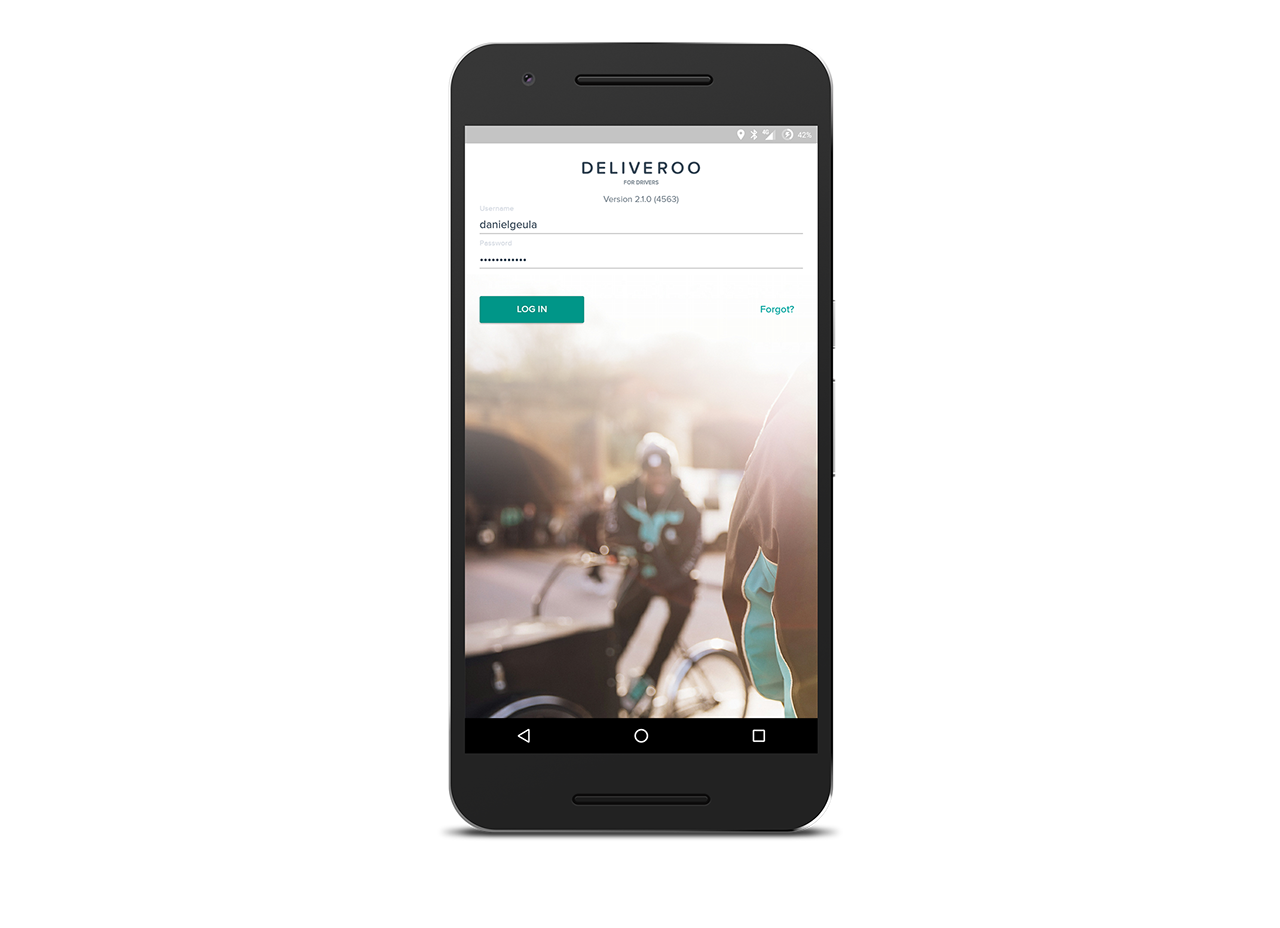
<file: index.html>
<!DOCTYPE html>
<html class="nojs html" lang="en-GB">
 <head>

  <script type="text/javascript">
   if(typeof Muse == "undefined") window.Muse = {}; window.Muse.assets = {"required":["jquery-1.8.3.min.js", "museutils.js", "jquery.watch.js", "jquery.museresponsive.js", "index.css"], "outOfDate":[]};
</script>
  
  <meta http-equiv="Content-type" content="text/html;charset=UTF-8"/>
  <meta name="generator" content="2015.1.2.344"/>
  <title>Login</title>
  <meta name="viewport" content="width=device-width, initial-scale=1.0"/>
  <!-- CSS -->
  <link rel="stylesheet" type="text/css" href="css/site_global.css?131700929"/>
  <link rel="stylesheet" type="text/css" href="css/index.css?3921964761" id="pagesheet"/>
  <!-- IE-only CSS -->
  <!--[if lt IE 9]>
  <link rel="stylesheet" type="text/css" href="css/nomq_index.css?226990056" id="nomq_pagesheet"/>
  <![endif]-->
  <!-- Other scripts -->
  <script type="text/javascript">
   document.documentElement.className = document.documentElement.className.replace(/\bnojs\b/g, 'js');
</script>
   </head>
 <body>

  <div class="breakpoint active" id="bp_infinity" data-min-width="476"><!-- responsive breakpoint node -->
   <div class="clearfix borderbox" id="page"><!-- group -->
    <div class="clip_frame grpelem" id="u94"><!-- image -->
     <img class="block temp_no_img_src" id="u94_img" data-orig-src="images/login%20screen.png" data-hidpi-src="images/login%20screen_2x.png" alt="" data-image-width="440" data-image-height="846" src="images/blank.gif"/>
    </div>
    <a class="nonblock nontext grpelem shared_content" id="u214" href="waiting.html" data-content-guid="u214_content"><!-- simple frame --></a>
    <div class="verticalspacer shared_content" data-content-guid="page_2_content"></div>
   </div>
  </div>
  <div class="breakpoint" id="bp_475" data-min-width="378" data-max-width="475"><!-- responsive breakpoint node -->
   <div class="clearfix temp_no_id" data-orig-id="page"><!-- group -->
    <div class="clip_frame grpelem temp_no_id" data-orig-id="u94"><!-- image -->
     <img class="block temp_no_id temp_no_img_src" data-orig-src="images/login%20screen218x419.png" data-hidpi-src="images/login%20screen218x419_2x.png" alt="" width="218" height="419" data-orig-id="u94_img" src="images/blank.gif"/>
    </div>
    <span class="nonblock nontext grpelem placeholder" data-placeholder-for="u214_content"><!-- placeholder node --></span>
    <span class="verticalspacer placeholder" data-placeholder-for="page_2_content"><!-- placeholder node --></span>
   </div>
  </div>
  <div class="breakpoint" id="bp_377" data-min-width="321" data-max-width="377"><!-- responsive breakpoint node -->
   <div class="clearfix temp_no_id" data-orig-id="page"><!-- group -->
    <div class="clip_frame grpelem temp_no_id" data-orig-id="u94"><!-- image -->
     <img class="block temp_no_id temp_no_img_src" data-orig-src="images/login%20screen218x418.png" data-hidpi-src="images/login%20screen218x418_2x.png" alt="" width="217" height="418" data-orig-id="u94_img" src="images/blank.gif"/>
    </div>
    <span class="nonblock nontext grpelem placeholder" data-placeholder-for="u214_content"><!-- placeholder node --></span>
    <span class="verticalspacer placeholder" data-placeholder-for="page_2_content"><!-- placeholder node --></span>
   </div>
  </div>
  <div class="breakpoint" id="bp_320" data-max-width="320"><!-- responsive breakpoint node -->
   <div class="clearfix borderbox temp_no_id" data-orig-id="page"><!-- group -->
    <div class="clip_frame grpelem temp_no_id" data-orig-id="u94"><!-- image -->
     <img class="block temp_no_id temp_no_img_src" data-orig-src="images/login%20screen218x418.png" data-hidpi-src="images/login%20screen218x418_2x.png" alt="" data-image-width="217" data-image-height="418" data-orig-id="u94_img" src="images/blank.gif"/>
    </div>
    <span class="nonblock nontext grpelem placeholder" data-placeholder-for="u214_content"><!-- placeholder node --></span>
    <span class="verticalspacer placeholder" data-placeholder-for="page_2_content"><!-- placeholder node --></span>
   </div>
  </div>
  <!-- JS includes -->
  <script type="text/javascript">
   if (document.location.protocol != 'https:') document.write('\x3Cscript src="http://musecdn2.businesscatalyst.com/scripts/4.0/jquery-1.8.3.min.js" type="text/javascript">\x3C/script>');
</script>
  <script type="text/javascript">
   window.jQuery || document.write('\x3Cscript src="scripts/jquery-1.8.3.min.js" type="text/javascript">\x3C/script>');
</script>
  <script src="scripts/museutils.js?3790713428" type="text/javascript"></script>
  <script src="scripts/whatinput.js?84559013" type="text/javascript"></script>
  <script src="scripts/jquery.watch.js?4244854265" type="text/javascript"></script>
  <script src="scripts/jquery.museresponsive.js?3895133147" type="text/javascript"></script>
  <!-- Other scripts -->
  <script type="text/javascript">
   $(document).ready(function() { try {
(function(){var a={},b=function(a){if(a.match(/^rgb/))return a=a.replace(/\s+/g,"").match(/([\d\,]+)/gi)[0].split(","),(parseInt(a[0])<<16)+(parseInt(a[1])<<8)+parseInt(a[2]);if(a.match(/^\#/))return parseInt(a.substr(1),16);return 0};(function(){$('link[type="text/css"]').each(function(){var b=($(this).attr("href")||"").match(/\/?css\/([\w\-]+\.css)\?(\d+)/);b&&b[1]&&b[2]&&(a[b[1]]=b[2])})})();(function(){$("body").append('<div class="version" style="display:none; width:1px; height:1px;"></div>');
for(var c=$(".version"),d=0;d<Muse.assets.required.length;){var f=Muse.assets.required[d],g=f.match(/([\w\-\.]+)\.(\w+)$/),k=g&&g[1]?g[1]:null,g=g&&g[2]?g[2]:null;switch(g.toLowerCase()){case "css":k=k.replace(/\W/gi,"_").replace(/^([^a-z])/gi,"_$1");c.addClass(k);var g=b(c.css("color")),h=b(c.css("background-color"));g!=0||h!=0?(Muse.assets.required.splice(d,1),"undefined"!=typeof a[f]&&(g!=a[f]>>>24||h!=(a[f]&16777215))&&Muse.assets.outOfDate.push(f)):d++;c.removeClass(k);break;case "js":k.match(/^jquery-[\d\.]+/gi)&&
typeof $!="undefined"?Muse.assets.required.splice(d,1):d++;break;default:throw Error("Unsupported file type: "+g);}}c.remove();if(Muse.assets.outOfDate.length||Muse.assets.required.length)c="Some files on the server may be missing or incorrect. Clear browser cache and try again. If the problem persists please contact website author.",(d=location&&location.search&&location.search.match&&location.search.match(/muse_debug/gi))&&Muse.assets.outOfDate.length&&(c+="\nOut of date: "+Muse.assets.outOfDate.join(",")),d&&Muse.assets.required.length&&(c+="\nMissing: "+Muse.assets.required.join(",")),alert(c)})()})();/* body */
Muse.Utils.transformMarkupToFixBrowserProblemsPreInit();/* body */
Muse.Utils.detectScreenResolution();/* HiDPI screens */
Muse.Utils.prepHyperlinks(true);/* body */
Muse.Utils.fullPage('#page');/* 100% height page */
$( '.breakpoint' ).registerBreakpoint();/* Register breakpoints */
Muse.Utils.transformMarkupToFixBrowserProblems();/* body */
} catch(e) { if (e && 'function' == typeof e.notify) e.notify(); else Muse.Assert.fail('Error calling selector function:' + e); }});
</script>
   </body>
</html>
</file>
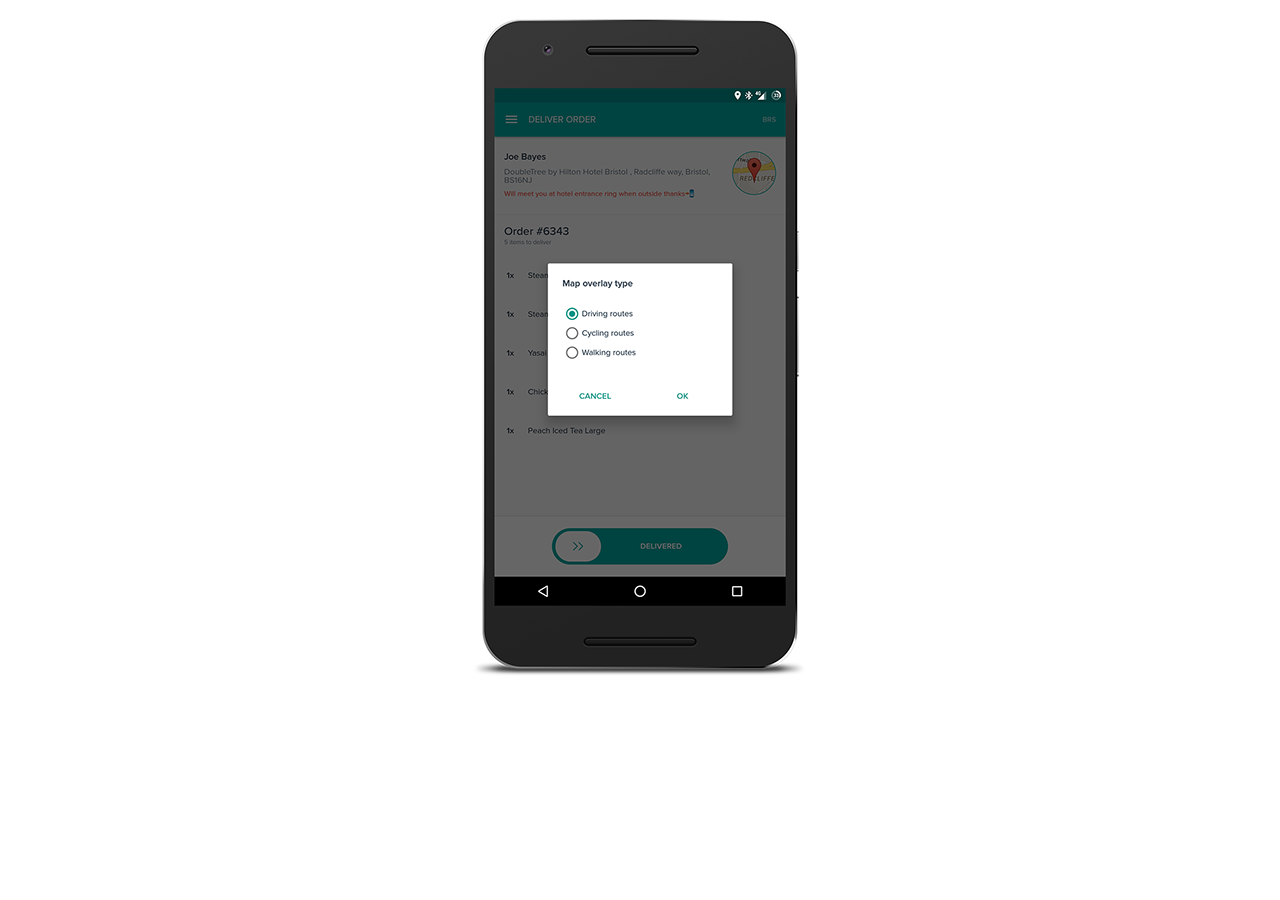
<file: menu-route-options.html>
<!DOCTYPE html>
<html class="nojs html" lang="en-GB">
 <head>

  <script type="text/javascript">
   if(typeof Muse == "undefined") window.Muse = {}; window.Muse.assets = {"required":["jquery-1.8.3.min.js", "museutils.js", "jquery.watch.js", "jquery.museresponsive.js", "menu-route-options.css"], "outOfDate":[]};
</script>
  
  <meta http-equiv="Content-type" content="text/html;charset=UTF-8"/>
  <meta name="generator" content="2015.1.2.344"/>
  <title>Menu route options</title>
  <meta name="viewport" content="width=device-width, initial-scale=1.0"/>
  <!-- CSS -->
  <link rel="stylesheet" type="text/css" href="css/site_global.css?131700929"/>
  <link rel="stylesheet" type="text/css" href="css/menu-route-options.css?309154006" id="pagesheet"/>
  <!-- IE-only CSS -->
  <!--[if lt IE 9]>
  <link rel="stylesheet" type="text/css" href="css/nomq_menu-route-options.css?4140789249" id="nomq_pagesheet"/>
  <![endif]-->
  <!-- Other scripts -->
  <script type="text/javascript">
   document.documentElement.className = document.documentElement.className.replace(/\bnojs\b/g, 'js');
</script>
   </head>
 <body>

  <div class="breakpoint active" id="bp_infinity" data-min-width="321"><!-- responsive breakpoint node -->
   <div class="clearfix borderbox" id="page"><!-- group -->
    <div class="clip_frame grpelem" id="u442"><!-- image -->
     <img class="block temp_no_img_src" id="u442_img" data-orig-src="images/menu%20route%20options367x705.png" data-hidpi-src="images/menu%20route%20options367x705_2x.png" alt="" data-image-width="367" data-image-height="705" src="images/blank.gif"/>
    </div>
    <a class="nonblock nontext grpelem shared_content" id="u658" href="waiting-menu.html" data-content-guid="u658_content"><!-- simple frame --></a>
    <div class="verticalspacer shared_content" data-content-guid="page_2_content"></div>
   </div>
  </div>
  <div class="breakpoint" id="bp_320" data-max-width="320"><!-- responsive breakpoint node -->
   <div class="clearfix borderbox temp_no_id" data-orig-id="page"><!-- group -->
    <div class="clip_frame grpelem temp_no_id" data-orig-id="u442"><!-- image -->
     <img class="block temp_no_id temp_no_img_src" data-orig-src="images/menu%20route%20options.png" data-hidpi-src="images/menu%20route%20options_2x.png" alt="" data-image-width="378" data-image-height="727" data-orig-id="u442_img" src="images/blank.gif"/>
    </div>
    <span class="nonblock nontext grpelem placeholder" data-placeholder-for="u658_content"><!-- placeholder node --></span>
    <span class="verticalspacer placeholder" data-placeholder-for="page_2_content"><!-- placeholder node --></span>
   </div>
  </div>
  <!-- JS includes -->
  <script type="text/javascript">
   if (document.location.protocol != 'https:') document.write('\x3Cscript src="http://musecdn2.businesscatalyst.com/scripts/4.0/jquery-1.8.3.min.js" type="text/javascript">\x3C/script>');
</script>
  <script type="text/javascript">
   window.jQuery || document.write('\x3Cscript src="scripts/jquery-1.8.3.min.js" type="text/javascript">\x3C/script>');
</script>
  <script src="scripts/museutils.js?3790713428" type="text/javascript"></script>
  <script src="scripts/whatinput.js?84559013" type="text/javascript"></script>
  <script src="scripts/jquery.watch.js?4244854265" type="text/javascript"></script>
  <script src="scripts/jquery.museresponsive.js?3895133147" type="text/javascript"></script>
  <!-- Other scripts -->
  <script type="text/javascript">
   $(document).ready(function() { try {
(function(){var a={},b=function(a){if(a.match(/^rgb/))return a=a.replace(/\s+/g,"").match(/([\d\,]+)/gi)[0].split(","),(parseInt(a[0])<<16)+(parseInt(a[1])<<8)+parseInt(a[2]);if(a.match(/^\#/))return parseInt(a.substr(1),16);return 0};(function(){$('link[type="text/css"]').each(function(){var b=($(this).attr("href")||"").match(/\/?css\/([\w\-]+\.css)\?(\d+)/);b&&b[1]&&b[2]&&(a[b[1]]=b[2])})})();(function(){$("body").append('<div class="version" style="display:none; width:1px; height:1px;"></div>');
for(var c=$(".version"),d=0;d<Muse.assets.required.length;){var f=Muse.assets.required[d],g=f.match(/([\w\-\.]+)\.(\w+)$/),k=g&&g[1]?g[1]:null,g=g&&g[2]?g[2]:null;switch(g.toLowerCase()){case "css":k=k.replace(/\W/gi,"_").replace(/^([^a-z])/gi,"_$1");c.addClass(k);var g=b(c.css("color")),h=b(c.css("background-color"));g!=0||h!=0?(Muse.assets.required.splice(d,1),"undefined"!=typeof a[f]&&(g!=a[f]>>>24||h!=(a[f]&16777215))&&Muse.assets.outOfDate.push(f)):d++;c.removeClass(k);break;case "js":k.match(/^jquery-[\d\.]+/gi)&&
typeof $!="undefined"?Muse.assets.required.splice(d,1):d++;break;default:throw Error("Unsupported file type: "+g);}}c.remove();if(Muse.assets.outOfDate.length||Muse.assets.required.length)c="Some files on the server may be missing or incorrect. Clear browser cache and try again. If the problem persists please contact website author.",(d=location&&location.search&&location.search.match&&location.search.match(/muse_debug/gi))&&Muse.assets.outOfDate.length&&(c+="\nOut of date: "+Muse.assets.outOfDate.join(",")),d&&Muse.assets.required.length&&(c+="\nMissing: "+Muse.assets.required.join(",")),alert(c)})()})();/* body */
Muse.Utils.transformMarkupToFixBrowserProblemsPreInit();/* body */
Muse.Utils.detectScreenResolution();/* HiDPI screens */
Muse.Utils.prepHyperlinks(true);/* body */
Muse.Utils.fullPage('#page');/* 100% height page */
$( '.breakpoint' ).registerBreakpoint();/* Register breakpoints */
Muse.Utils.transformMarkupToFixBrowserProblems();/* body */
} catch(e) { if (e && 'function' == typeof e.notify) e.notify(); else Muse.Assert.fail('Error calling selector function:' + e); }});
</script>
   </body>
</html>
</file>
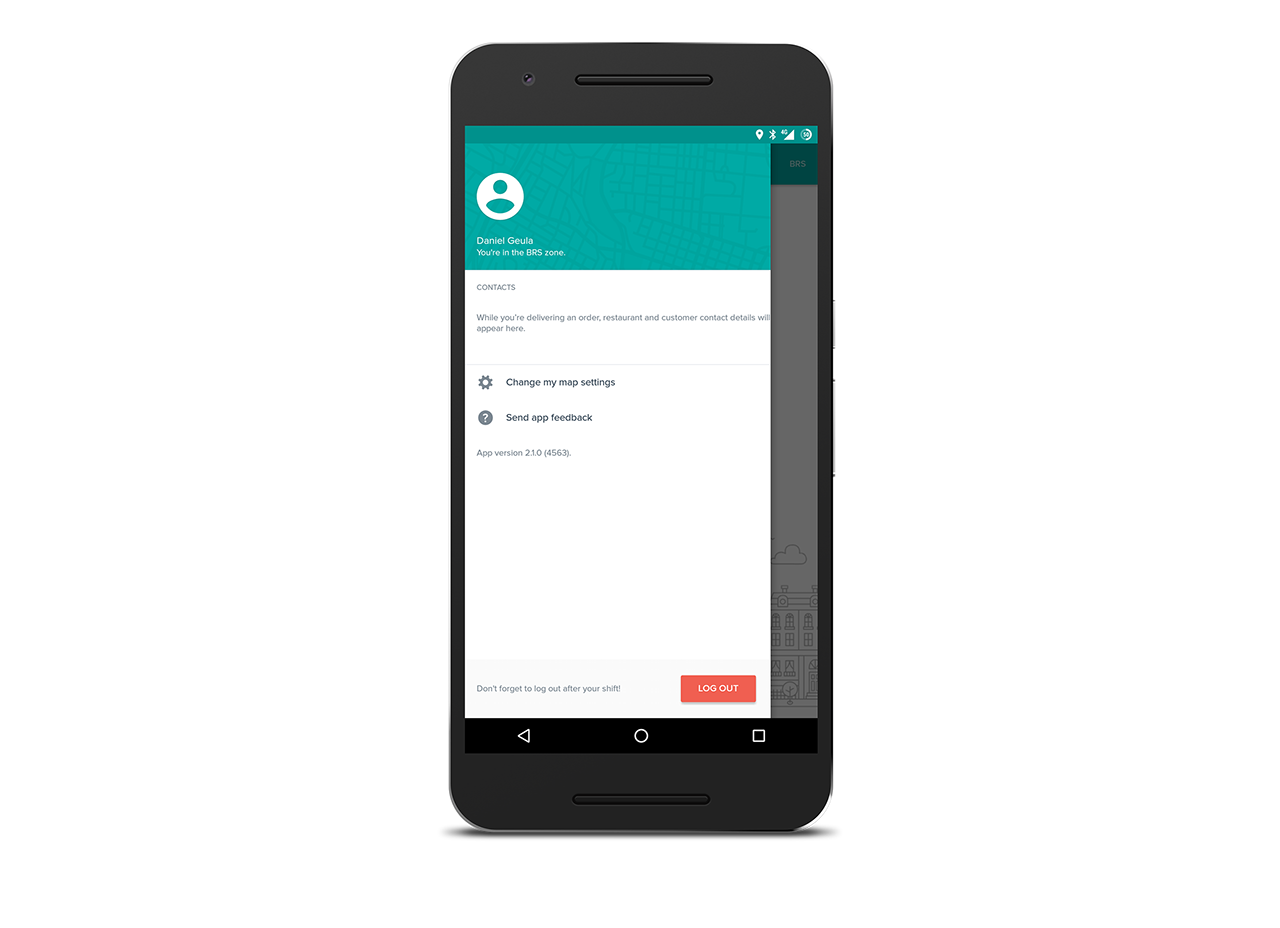
<file: waiting-menu.html>
<!DOCTYPE html>
<html class="nojs html" lang="en-GB">
 <head>

  <script type="text/javascript">
   if(typeof Muse == "undefined") window.Muse = {}; window.Muse.assets = {"required":["jquery-1.8.3.min.js", "museutils.js", "jquery.watch.js", "jquery.museresponsive.js", "waiting-menu.css"], "outOfDate":[]};
</script>
  
  <meta http-equiv="Content-type" content="text/html;charset=UTF-8"/>
  <meta name="generator" content="2015.1.2.344"/>
  <title>Waiting menu</title>
  <meta name="viewport" content="width=device-width, initial-scale=1.0"/>
  <!-- CSS -->
  <link rel="stylesheet" type="text/css" href="css/site_global.css?131700929"/>
  <link rel="stylesheet" type="text/css" href="css/waiting-menu.css?3763122468" id="pagesheet"/>
  <!-- IE-only CSS -->
  <!--[if lt IE 9]>
  <link rel="stylesheet" type="text/css" href="css/nomq_waiting-menu.css?4059309699" id="nomq_pagesheet"/>
  <![endif]-->
  <!-- Other scripts -->
  <script type="text/javascript">
   document.documentElement.className = document.documentElement.className.replace(/\bnojs\b/g, 'js');
</script>
   </head>
 <body>

  <div class="breakpoint active" id="bp_infinity" data-min-width="476"><!-- responsive breakpoint node -->
   <div class="clearfix borderbox" id="page"><!-- group -->
    <a class="nonblock nontext grpelem shared_content" id="u315" href="assets/waiting.png" data-content-guid="u315_content"><!-- simple frame --></a>
    <div class="clip_frame grpelem" id="u354"><!-- image -->
     <img class="block temp_no_img_src" id="u354_img" data-orig-src="images/waiting%20menu.png" data-hidpi-src="images/waiting%20menu_2x.png" alt="" data-image-width="440" data-image-height="846" src="images/blank.gif"/>
    </div>
    <a class="nonblock nontext grpelem shared_content" id="u370" href="waiting.html" data-content-guid="u370_content"><!-- simple frame --></a>
    <a class="nonblock nontext grpelem shared_content" id="u390" href="index.html" data-content-guid="u390_content"><!-- simple frame --></a>
    <a class="nonblock nontext grpelem shared_content" id="u476" href="menu-route-options.html" data-content-guid="u476_content"><!-- simple frame --></a>
    <div class="verticalspacer shared_content" data-content-guid="page_5_content"></div>
   </div>
  </div>
  <div class="breakpoint" id="bp_475" data-min-width="378" data-max-width="475"><!-- responsive breakpoint node -->
   <div class="clearfix temp_no_id" data-orig-id="page"><!-- group -->
    <span class="nonblock nontext grpelem placeholder" data-placeholder-for="u315_content"><!-- placeholder node --></span>
    <div class="clip_frame grpelem temp_no_id" data-orig-id="u354"><!-- image -->
     <img class="block temp_no_id temp_no_img_src" data-orig-src="images/waiting%20menu173x333.png" data-hidpi-src="images/waiting%20menu173x333_2x.png" alt="" width="173" height="332" data-orig-id="u354_img" src="images/blank.gif"/>
    </div>
    <span class="nonblock nontext grpelem placeholder" data-placeholder-for="u370_content"><!-- placeholder node --></span>
    <span class="nonblock nontext grpelem placeholder" data-placeholder-for="u390_content"><!-- placeholder node --></span>
    <span class="nonblock nontext grpelem placeholder" data-placeholder-for="u476_content"><!-- placeholder node --></span>
    <span class="verticalspacer placeholder" data-placeholder-for="page_5_content"><!-- placeholder node --></span>
   </div>
  </div>
  <div class="breakpoint" id="bp_377" data-min-width="321" data-max-width="377"><!-- responsive breakpoint node -->
   <div class="clearfix temp_no_id" data-orig-id="page"><!-- group -->
    <span class="nonblock nontext grpelem placeholder" data-placeholder-for="u315_content"><!-- placeholder node --></span>
    <div class="clip_frame grpelem temp_no_id" data-orig-id="u354"><!-- image -->
     <img class="block temp_no_id temp_no_img_src" data-orig-src="images/waiting%20menu147x283.png" data-hidpi-src="images/waiting%20menu147x283_2x.png" alt="" width="147" height="282" data-orig-id="u354_img" src="images/blank.gif"/>
    </div>
    <span class="nonblock nontext grpelem placeholder" data-placeholder-for="u370_content"><!-- placeholder node --></span>
    <span class="nonblock nontext grpelem placeholder" data-placeholder-for="u390_content"><!-- placeholder node --></span>
    <span class="nonblock nontext grpelem placeholder" data-placeholder-for="u476_content"><!-- placeholder node --></span>
    <span class="verticalspacer placeholder" data-placeholder-for="page_5_content"><!-- placeholder node --></span>
   </div>
  </div>
  <div class="breakpoint" id="bp_320" data-max-width="320"><!-- responsive breakpoint node -->
   <div class="clearfix borderbox temp_no_id" data-orig-id="page"><!-- group -->
    <span class="nonblock nontext grpelem placeholder" data-placeholder-for="u315_content"><!-- placeholder node --></span>
    <div class="clip_frame grpelem temp_no_id" data-orig-id="u354"><!-- image -->
     <img class="block temp_no_id temp_no_img_src" data-orig-src="images/waiting%20menu147x283.png" data-hidpi-src="images/waiting%20menu147x283_2x.png" alt="" data-image-width="147" data-image-height="282" data-orig-id="u354_img" src="images/blank.gif"/>
    </div>
    <span class="nonblock nontext grpelem placeholder" data-placeholder-for="u370_content"><!-- placeholder node --></span>
    <span class="nonblock nontext grpelem placeholder" data-placeholder-for="u390_content"><!-- placeholder node --></span>
    <span class="nonblock nontext grpelem placeholder" data-placeholder-for="u476_content"><!-- placeholder node --></span>
    <span class="verticalspacer placeholder" data-placeholder-for="page_5_content"><!-- placeholder node --></span>
   </div>
  </div>
  <!-- JS includes -->
  <script type="text/javascript">
   if (document.location.protocol != 'https:') document.write('\x3Cscript src="http://musecdn2.businesscatalyst.com/scripts/4.0/jquery-1.8.3.min.js" type="text/javascript">\x3C/script>');
</script>
  <script type="text/javascript">
   window.jQuery || document.write('\x3Cscript src="scripts/jquery-1.8.3.min.js" type="text/javascript">\x3C/script>');
</script>
  <script src="scripts/museutils.js?3790713428" type="text/javascript"></script>
  <script src="scripts/whatinput.js?84559013" type="text/javascript"></script>
  <script src="scripts/jquery.watch.js?4244854265" type="text/javascript"></script>
  <script src="scripts/jquery.museresponsive.js?3895133147" type="text/javascript"></script>
  <!-- Other scripts -->
  <script type="text/javascript">
   $(document).ready(function() { try {
(function(){var a={},b=function(a){if(a.match(/^rgb/))return a=a.replace(/\s+/g,"").match(/([\d\,]+)/gi)[0].split(","),(parseInt(a[0])<<16)+(parseInt(a[1])<<8)+parseInt(a[2]);if(a.match(/^\#/))return parseInt(a.substr(1),16);return 0};(function(){$('link[type="text/css"]').each(function(){var b=($(this).attr("href")||"").match(/\/?css\/([\w\-]+\.css)\?(\d+)/);b&&b[1]&&b[2]&&(a[b[1]]=b[2])})})();(function(){$("body").append('<div class="version" style="display:none; width:1px; height:1px;"></div>');
for(var c=$(".version"),d=0;d<Muse.assets.required.length;){var f=Muse.assets.required[d],g=f.match(/([\w\-\.]+)\.(\w+)$/),k=g&&g[1]?g[1]:null,g=g&&g[2]?g[2]:null;switch(g.toLowerCase()){case "css":k=k.replace(/\W/gi,"_").replace(/^([^a-z])/gi,"_$1");c.addClass(k);var g=b(c.css("color")),h=b(c.css("background-color"));g!=0||h!=0?(Muse.assets.required.splice(d,1),"undefined"!=typeof a[f]&&(g!=a[f]>>>24||h!=(a[f]&16777215))&&Muse.assets.outOfDate.push(f)):d++;c.removeClass(k);break;case "js":k.match(/^jquery-[\d\.]+/gi)&&
typeof $!="undefined"?Muse.assets.required.splice(d,1):d++;break;default:throw Error("Unsupported file type: "+g);}}c.remove();if(Muse.assets.outOfDate.length||Muse.assets.required.length)c="Some files on the server may be missing or incorrect. Clear browser cache and try again. If the problem persists please contact website author.",(d=location&&location.search&&location.search.match&&location.search.match(/muse_debug/gi))&&Muse.assets.outOfDate.length&&(c+="\nOut of date: "+Muse.assets.outOfDate.join(",")),d&&Muse.assets.required.length&&(c+="\nMissing: "+Muse.assets.required.join(",")),alert(c)})()})();/* body */
Muse.Utils.transformMarkupToFixBrowserProblemsPreInit();/* body */
Muse.Utils.detectScreenResolution();/* HiDPI screens */
Muse.Utils.prepHyperlinks(true);/* body */
Muse.Utils.fullPage('#page');/* 100% height page */
$( '.breakpoint' ).registerBreakpoint();/* Register breakpoints */
Muse.Utils.transformMarkupToFixBrowserProblems();/* body */
} catch(e) { if (e && 'function' == typeof e.notify) e.notify(); else Muse.Assert.fail('Error calling selector function:' + e); }});
</script>
   </body>
</html>
</file>
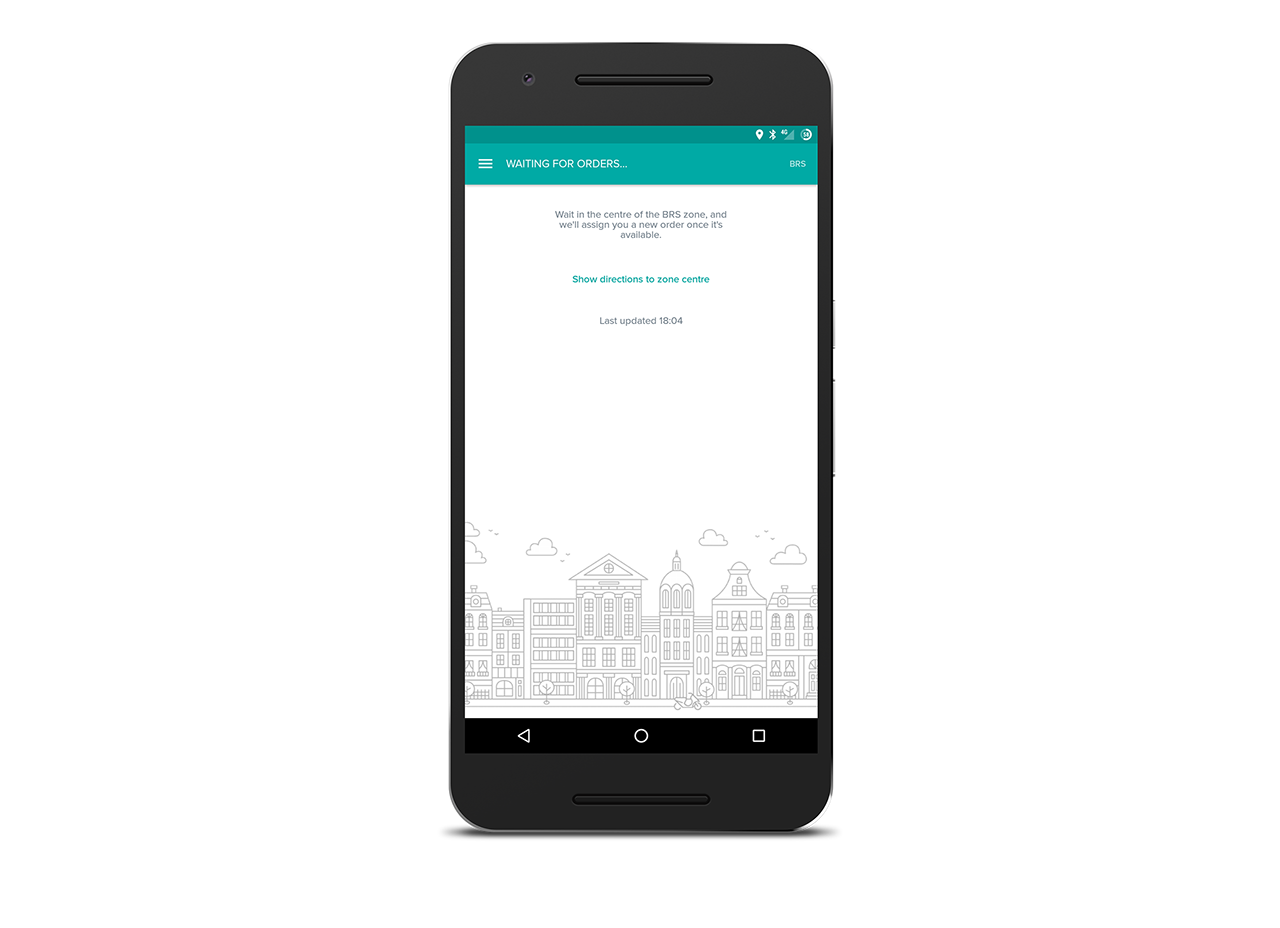
<file: waiting.html>
<!DOCTYPE html>
<html class="nojs html" lang="en-GB">
 <head>

  <script type="text/javascript">
   if(typeof Muse == "undefined") window.Muse = {}; window.Muse.assets = {"required":["jquery-1.8.3.min.js", "museutils.js", "jquery.watch.js", "jquery.museresponsive.js", "waiting.css"], "outOfDate":[]};
</script>
  
  <meta http-equiv="Content-type" content="text/html;charset=UTF-8"/>
  <meta name="generator" content="2015.1.2.344"/>
  <title>Waiting</title>
  <meta name="viewport" content="width=device-width, initial-scale=1.0"/>
  <!-- CSS -->
  <link rel="stylesheet" type="text/css" href="css/site_global.css?131700929"/>
  <link rel="stylesheet" type="text/css" href="css/waiting.css?133476119" id="pagesheet"/>
  <!-- IE-only CSS -->
  <!--[if lt IE 9]>
  <link rel="stylesheet" type="text/css" href="css/nomq_waiting.css?34487550" id="nomq_pagesheet"/>
  <![endif]-->
  <!-- Other scripts -->
  <script type="text/javascript">
   document.documentElement.className = document.documentElement.className.replace(/\bnojs\b/g, 'js');
</script>
   </head>
 <body>

  <div class="breakpoint active" id="bp_infinity" data-min-width="476"><!-- responsive breakpoint node -->
   <div class="clearfix borderbox" id="page"><!-- group -->
    <a class="nonblock nontext grpelem shared_content" id="u239" href="assets/waiting.png" data-content-guid="u239_content"><!-- simple frame --></a>
    <div class="clip_frame grpelem" id="u266"><!-- image -->
     <img class="block temp_no_img_src" id="u266_img" data-orig-src="images/waiting.png" data-hidpi-src="images/waiting_2x.png" alt="" data-image-width="440" data-image-height="846" src="images/blank.gif"/>
    </div>
    <a class="nonblock nontext grpelem shared_content" id="u348" href="waiting-menu.html" data-content-guid="u348_content"><!-- simple frame --></a>
    <div class="verticalspacer shared_content" data-content-guid="page_3_content"></div>
   </div>
  </div>
  <div class="breakpoint" id="bp_475" data-min-width="378" data-max-width="475"><!-- responsive breakpoint node -->
   <div class="clearfix temp_no_id" data-orig-id="page"><!-- group -->
    <span class="nonblock nontext grpelem placeholder" data-placeholder-for="u239_content"><!-- placeholder node --></span>
    <div class="clip_frame grpelem temp_no_id" data-orig-id="u266"><!-- image -->
     <img class="block temp_no_id temp_no_img_src" data-orig-src="images/waiting173x333.png" data-hidpi-src="images/waiting173x333_2x.png" alt="" width="173" height="332" data-orig-id="u266_img" src="images/blank.gif"/>
    </div>
    <span class="nonblock nontext grpelem placeholder" data-placeholder-for="u348_content"><!-- placeholder node --></span>
    <span class="verticalspacer placeholder" data-placeholder-for="page_3_content"><!-- placeholder node --></span>
   </div>
  </div>
  <div class="breakpoint" id="bp_377" data-min-width="321" data-max-width="377"><!-- responsive breakpoint node -->
   <div class="clearfix temp_no_id" data-orig-id="page"><!-- group -->
    <span class="nonblock nontext grpelem placeholder" data-placeholder-for="u239_content"><!-- placeholder node --></span>
    <div class="clip_frame grpelem temp_no_id" data-orig-id="u266"><!-- image -->
     <img class="block temp_no_id temp_no_img_src" data-orig-src="images/waiting147x282.png" data-hidpi-src="images/waiting147x282_2x.png" alt="" width="147" height="282" data-orig-id="u266_img" src="images/blank.gif"/>
    </div>
    <span class="nonblock nontext grpelem placeholder" data-placeholder-for="u348_content"><!-- placeholder node --></span>
    <span class="verticalspacer placeholder" data-placeholder-for="page_3_content"><!-- placeholder node --></span>
   </div>
  </div>
  <div class="breakpoint" id="bp_320" data-max-width="320"><!-- responsive breakpoint node -->
   <div class="clearfix borderbox temp_no_id" data-orig-id="page"><!-- group -->
    <span class="nonblock nontext grpelem placeholder" data-placeholder-for="u239_content"><!-- placeholder node --></span>
    <div class="clip_frame grpelem temp_no_id" data-orig-id="u266"><!-- image -->
     <img class="block temp_no_id temp_no_img_src" data-orig-src="images/waiting147x282.png" data-hidpi-src="images/waiting147x282_2x.png" alt="" data-image-width="147" data-image-height="282" data-orig-id="u266_img" src="images/blank.gif"/>
    </div>
    <span class="nonblock nontext grpelem placeholder" data-placeholder-for="u348_content"><!-- placeholder node --></span>
    <span class="verticalspacer placeholder" data-placeholder-for="page_3_content"><!-- placeholder node --></span>
   </div>
  </div>
  <!-- JS includes -->
  <script type="text/javascript">
   if (document.location.protocol != 'https:') document.write('\x3Cscript src="http://musecdn2.businesscatalyst.com/scripts/4.0/jquery-1.8.3.min.js" type="text/javascript">\x3C/script>');
</script>
  <script type="text/javascript">
   window.jQuery || document.write('\x3Cscript src="scripts/jquery-1.8.3.min.js" type="text/javascript">\x3C/script>');
</script>
  <script src="scripts/museutils.js?3790713428" type="text/javascript"></script>
  <script src="scripts/whatinput.js?84559013" type="text/javascript"></script>
  <script src="scripts/jquery.watch.js?4244854265" type="text/javascript"></script>
  <script src="scripts/jquery.museresponsive.js?3895133147" type="text/javascript"></script>
  <!-- Other scripts -->
  <script type="text/javascript">
   $(document).ready(function() { try {
(function(){var a={},b=function(a){if(a.match(/^rgb/))return a=a.replace(/\s+/g,"").match(/([\d\,]+)/gi)[0].split(","),(parseInt(a[0])<<16)+(parseInt(a[1])<<8)+parseInt(a[2]);if(a.match(/^\#/))return parseInt(a.substr(1),16);return 0};(function(){$('link[type="text/css"]').each(function(){var b=($(this).attr("href")||"").match(/\/?css\/([\w\-]+\.css)\?(\d+)/);b&&b[1]&&b[2]&&(a[b[1]]=b[2])})})();(function(){$("body").append('<div class="version" style="display:none; width:1px; height:1px;"></div>');
for(var c=$(".version"),d=0;d<Muse.assets.required.length;){var f=Muse.assets.required[d],g=f.match(/([\w\-\.]+)\.(\w+)$/),k=g&&g[1]?g[1]:null,g=g&&g[2]?g[2]:null;switch(g.toLowerCase()){case "css":k=k.replace(/\W/gi,"_").replace(/^([^a-z])/gi,"_$1");c.addClass(k);var g=b(c.css("color")),h=b(c.css("background-color"));g!=0||h!=0?(Muse.assets.required.splice(d,1),"undefined"!=typeof a[f]&&(g!=a[f]>>>24||h!=(a[f]&16777215))&&Muse.assets.outOfDate.push(f)):d++;c.removeClass(k);break;case "js":k.match(/^jquery-[\d\.]+/gi)&&
typeof $!="undefined"?Muse.assets.required.splice(d,1):d++;break;default:throw Error("Unsupported file type: "+g);}}c.remove();if(Muse.assets.outOfDate.length||Muse.assets.required.length)c="Some files on the server may be missing or incorrect. Clear browser cache and try again. If the problem persists please contact website author.",(d=location&&location.search&&location.search.match&&location.search.match(/muse_debug/gi))&&Muse.assets.outOfDate.length&&(c+="\nOut of date: "+Muse.assets.outOfDate.join(",")),d&&Muse.assets.required.length&&(c+="\nMissing: "+Muse.assets.required.join(",")),alert(c)})()})();/* body */
Muse.Utils.transformMarkupToFixBrowserProblemsPreInit();/* body */
Muse.Utils.detectScreenResolution();/* HiDPI screens */
Muse.Utils.prepHyperlinks(true);/* body */
Muse.Utils.fullPage('#page');/* 100% height page */
$( '.breakpoint' ).registerBreakpoint();/* Register breakpoints */
Muse.Utils.transformMarkupToFixBrowserProblems();/* body */
} catch(e) { if (e && 'function' == typeof e.notify) e.notify(); else Muse.Assert.fail('Error calling selector function:' + e); }});
</script>
   </body>
</html>
</file>
<file: css/site_global.css>
html
{
	min-height: 100%;
	min-width: 100%;
	-ms-text-size-adjust: none;
}

body,div,dl,dt,dd,ul,ol,li,nav,h1,h2,h3,h4,h5,h6,pre,code,form,fieldset,legend,input,button,textarea,p,blockquote,th,td,a
{
	margin: 0px;
	padding: 0px;
	border-width: 0px;
	border-style: solid;
	border-color: transparent;
	-webkit-transform-origin: left top;
	-ms-transform-origin: left top;
	-o-transform-origin: left top;
	transform-origin: left top;
	background-repeat: no-repeat;
}

.transition
{
	-webkit-transition-property: background-image,background-position,background-color,border-color,border-radius,color,font-size,font-style,font-weight,letter-spacing,line-height,text-align,box-shadow,text-shadow,opacity;
	transition-property: background-image,background-position,background-color,border-color,border-radius,color,font-size,font-style,font-weight,letter-spacing,line-height,text-align,box-shadow,text-shadow,opacity;
}

.transition *
{
	-webkit-transition: inherit;
	transition: inherit;
}

table
{
	border-collapse: collapse;
	border-spacing: 0px;
}

fieldset,img
{
	border: 0px;
	border-style: solid;
	-webkit-transform-origin: left top;
	-ms-transform-origin: left top;
	-o-transform-origin: left top;
	transform-origin: left top;
}

address,caption,cite,code,dfn,em,strong,th,var,optgroup
{
	font-style: inherit;
	font-weight: inherit;
}

del,ins
{
	text-decoration: none;
}

li
{
	list-style: none;
}

caption,th
{
	text-align: left;
}

h1,h2,h3,h4,h5,h6
{
	font-size: 100%;
	font-weight: inherit;
}

input,button,textarea,select,optgroup,option
{
	font-family: inherit;
	font-size: inherit;
	font-style: inherit;
	font-weight: inherit;
}

body
{
	font-family: Arial, Helvetica Neue, Helvetica, sans-serif;
	text-align: left;
	font-size: 14px;
	line-height: 17px;
	word-wrap: break-word;
	text-rendering: optimizeLegibility;/* kerning, primarily */
	-moz-font-feature-settings: 'liga';
	-ms-font-feature-settings: 'liga';
	-webkit-font-feature-settings: 'liga';
	font-feature-settings: 'liga';
}

a:link
{
	color: #0000FF;
	text-decoration: underline;
}

a:visited
{
	color: #800080;
	text-decoration: underline;
}

a:hover
{
	color: #0000FF;
	text-decoration: underline;
}

a:active
{
	color: #EE0000;
	text-decoration: underline;
}

a.nontext /* used to override default properties of 'a' tag */
{
	color: black;
	text-decoration: none;
	font-style: normal;
	font-weight: normal;
}

.normal_text
{
	color: #000000;
	direction: ltr;
	font-family: Arial, Helvetica Neue, Helvetica, sans-serif;
	font-size: 14px;
	font-style: normal;
	font-weight: normal;
	letter-spacing: 0px;
	line-height: 17px;
	text-align: left;
	text-decoration: none;
	text-indent: 0px;
	text-transform: none;
	vertical-align: 0px;
	padding: 0px;
}

.list0 li:before
{
	position: absolute;
	right: 100%;
	letter-spacing: 0px;
	text-decoration: none;
	font-weight: normal;
	font-style: normal;
}

.rtl-list li:before
{
	right: auto;
	left: 100%;
}

.nls-None > li:before,.nls-None .list3 > li:before,.nls-None .list6 > li:before
{
	margin-right: 6px;
	content: '•';
}

.nls-None .list1 > li:before,.nls-None .list4 > li:before,.nls-None .list7 > li:before
{
	margin-right: 6px;
	content: '○';
}

.nls-None,.nls-None .list1,.nls-None .list2,.nls-None .list3,.nls-None .list4,.nls-None .list5,.nls-None .list6,.nls-None .list7,.nls-None .list8
{
	padding-left: 34px;
}

.nls-None.rtl-list,.nls-None .list1.rtl-list,.nls-None .list2.rtl-list,.nls-None .list3.rtl-list,.nls-None .list4.rtl-list,.nls-None .list5.rtl-list,.nls-None .list6.rtl-list,.nls-None .list7.rtl-list,.nls-None .list8.rtl-list
{
	padding-left: 0px;
	padding-right: 34px;
}

.nls-None .list2 > li:before,.nls-None .list5 > li:before,.nls-None .list8 > li:before
{
	margin-right: 6px;
	content: '-';
}

.nls-None.rtl-list > li:before,.nls-None .list1.rtl-list > li:before,.nls-None .list2.rtl-list > li:before,.nls-None .list3.rtl-list > li:before,.nls-None .list4.rtl-list > li:before,.nls-None .list5.rtl-list > li:before,.nls-None .list6.rtl-list > li:before,.nls-None .list7.rtl-list > li:before,.nls-None .list8.rtl-list > li:before
{
	margin-right: 0px;
	margin-left: 6px;
}

.TabbedPanelsTab
{
	white-space: nowrap;
}

.MenuBar .MenuBarView,.MenuBar .SubMenuView /* Resets for ul and li in menus */
{
	display: block;
	list-style: none;
}

.MenuBar .SubMenu
{
	display: none;
	position: absolute;
}

.NoWrap
{
	white-space: nowrap;
	word-wrap: normal;
}

.rootelem /* the root of the artwork tree */
{
	margin-left: auto;
	margin-right: auto;
}

.colelem /* a child element of a column */
{
	display: inline;
	float: left;
	clear: both;
}

.clearfix:after /* force a container to fit around floated items */
{
	content: "\0020";
	visibility: hidden;
	display: block;
	height: 0px;
	clear: both;
}

*:first-child+html .clearfix /* IE7 */
{
	zoom: 1;
}

.clip_frame /* used to clip the contents as in the case of an image frame */
{
	overflow: hidden;
}

.popup_anchor /* anchors an abspos popup */
{
	position: relative;
	width: 0px;
	height: 0px;
}

.popup_element
{
	z-index: 100000;
}

.svg
{
	display: block;
	vertical-align: top;
}

span.wrap /* used to force wrap after floated array when nested inside a paragraph */
{
	content: '';
	clear: left;
	display: block;
}

span.actAsInlineDiv /* used to simulate a DIV with inline display when already nested inside a paragraph */
{
	display: inline-block;
}

.position_content,.excludeFromNormalFlow /* used when child content is larger than parent */
{
	float: left;
}

.preload_images /* used to preload images used in non-default states */
{
	position: absolute;
	overflow: hidden;
	left: -9999px;
	top: -9999px;
	height: 1px;
	width: 1px;
}

.preload /* used to specifiy the dimension of preload item */
{
	height: 1px;
	width: 1px;
}

.animateStates
{
	-webkit-transition: 0.3s ease-in-out;
	-moz-transition: 0.3s ease-in-out;
	-o-transition: 0.3s ease-in-out;
	transition: 0.3s ease-in-out;
}

[data-whatinput="mouse"] *:focus,[data-whatinput="touch"] *:focus,input:focus,textarea:focus
{
	outline: none;
}

textarea
{
	resize: none;
	overflow: auto;
}

.fld-prompt /* form placeholders cursor behavior */
{
	pointer-events: none;
}

.wrapped-input /* form inputs & placeholders let div styling show thru */
{
	position: absolute;
	top: 0px;
	left: 0px;
	background: transparent;
	border: none;
}

.submit-btn /* form submit buttons on top of sibling elements */
{
	z-index: 50000;
	cursor: pointer;
}

.anchor_item /* used to specify anchor properties */
{
	width: 22px;
	height: 18px;
}

.MenuBar .SubMenuVisible,.MenuBarVertical .SubMenuVisible,.MenuBar .SubMenu .SubMenuVisible,.popup_element.Active,span.actAsPara,.actAsDiv,a.nonblock.nontext,img.block
{
	display: block;
}

.ose_ei
{
	visibility: hidden;
	z-index: 0;
}

.widget_invisible,.js .invi,.js .mse_pre_init,.js .an_invi /* used to hide the widget before loaded */
{
	visibility: hidden;
}

.no_vert_scroll
{
	overflow-y: hidden;
}

.always_vert_scroll
{
	overflow-y: scroll;
}

.always_horz_scroll
{
	overflow-x: scroll;
}

.fullscreen
{
	overflow: hidden;
	left: 0px;
	top: 0px;
	position: fixed;
	height: 100%;
	width: 100%;
	-moz-box-sizing: border-box;
	-webkit-box-sizing: border-box;
	-ms-box-sizing: border-box;
	box-sizing: border-box;
}

.fullwidth
{
	position: absolute;
}

.borderbox
{
	-moz-box-sizing: border-box;
	-webkit-box-sizing: border-box;
	-ms-box-sizing: border-box;
	box-sizing: border-box;
}

.scroll_wrapper
{
	position: absolute;
	overflow: auto;
	left: 0px;
	right: 0px;
	top: 0px;
	bottom: 0px;
	padding-top: 0px;
	padding-bottom: 0px;
	margin-top: 0px;
	margin-bottom: 0px;
}

.browser_width > *
{
	position: absolute;
	left: 0px;
	right: 0px;
}

.list0 li,.MenuBar .MenuItemContainer,.SlideShowContentPanel .fullscreen img
{
	position: relative;
}

.grpelem,.accordion_wrapper /* a child element of a group */
{
	display: inline;
	float: left;
}

.fld-checkbox input[type=checkbox],.fld-radiobutton input[type=radio] /* Hide native checkbox */
{
	position: absolute;
	overflow: hidden;
	clip: rect(0px, 0px, 0px, 0px);
	height: 1px;
	width: 1px;
	margin: -1px;
	padding: 0px;
	border: 0px;
}

.fld-checkbox input[type=checkbox] + label,.fld-radiobutton input[type=radio] + label
{
	display: inline-block;
	background-repeat: no-repeat;
	cursor: pointer;
	float: left;
	width: 100%;
	height: 100%;
}

.pointer_cursor,.fld-recaptcha-mode,.fld-recaptcha-refresh,.fld-recaptcha-help
{
	cursor: pointer;
}

p,h1,h2,h3,h4,h5,h6,ol,ul,span.actAsPara /* disable Android font boosting */
{
	max-height: 1000000px;
}

.superscript
{
	vertical-align: super;
	font-size: 66%;
	line-height: 0px;
}

.subscript
{
	vertical-align: sub;
	font-size: 66%;
	line-height: 0px;
}

.horizontalSlideShow /* disable left-right panning on horizondal slide shows */
{
	-ms-touch-action: pan-y;
	touch-action: pan-y;
}

.verticalSlideShow /* disable up-down panning on vertical slide shows */
{
	-ms-touch-action: pan-x;
	touch-action: pan-x;
}

.colelem100,.verticalspacer /* a child element of a column that is 100% width */
{
	clear: both;
}

.popup_element.Inactive,.js .disn,.hidden,.breakpoint
{
	display: none;
}

#muse_css_mq
{
	position: absolute;
	display: none;
	background-color: #FFFFFE;
}

.fluid_height_spacer
{
	position: static;
	width: 0.01px;
	float: left;
}

@media screen and (-webkit-min-device-pixel-ratio:0)
{
	body
	{
		text-rendering: auto;
	}
}
</file>
<file: css/index.css>
.version.index /* version checker */
{
	color: #0000E9;
	background-color: #C46ED9;
}

#page
{
	min-height: 438px;
	z-index: 1;
	background-image: none;
	margin-right: auto;
	margin-left: auto;
	border-width: 0px;
	border-color: #000000;
	background-color: transparent;
	padding-bottom: 62px;
}

#u94
{
	margin-right: -10000px;
	z-index: 2;
	position: relative;
	margin-top: 20px;
	background-color: transparent;
}

#u214
{
	margin-right: -10000px;
	z-index: 4;
	position: relative;
	margin-top: 293px;
	height: 34px;
}

.ie #u214
{
	filter: alpha(opacity=1);
	background-color: #FFFFFF;
	-ms-filter: "progid:DXImageTransform.Microsoft.Alpha(Opacity=1)";
	opacity: 0.01;
}

.html
{
	background-color: #FFFFFF;
}

body
{
	position: relative;
}

@media (min-width: 476px)
{
	#muse_css_mq
	{
		background-color: #FFFFFF;
	}

	#bp_infinity.active
	{
		display: block;
	}

	#page
	{
		width: 100%;
		max-width: 960px;
	}

	#u94
	{
		width: 45.84%;
		margin-left: 27.09%;
		left: 0px;
	}

	#u94_img
	{
		width: 100%;
	}

	#u214
	{
		width: 11.36%;
		left: 33.13%;
	}

}

@media (min-width: 378px) and (max-width: 475px)
{
	#muse_css_mq
	{
		background-color: #0001db;
	}

	#bp_475.active
	{
		display: block;
	}

	#page
	{
		width: 377px;
	}

	#u94
	{
		width: 218px;
		left: 80px;
	}

	#u214
	{
		width: 43px;
		left: 125px;
	}

	body
	{
		min-width: 377px;
	}

}

@media (min-width: 321px) and (max-width: 377px)
{
	#muse_css_mq
	{
		background-color: #000179;
	}

	#bp_377.active
	{
		display: block;
	}

	#page
	{
		width: 320px;
	}

	#u94
	{
		width: 217px;
		left: 51px;
	}

	#u214
	{
		width: 36px;
		left: 106px;
	}

	body
	{
		min-width: 320px;
	}

}

@media (max-width: 320px)
{
	#muse_css_mq
	{
		background-color: #000140;
	}

	#bp_320.active
	{
		display: block;
	}

	#page
	{
		width: 100%;
		max-width: 320px;
	}

	#u94
	{
		width: 67.82%;
		margin-left: 16.1%;
		left: -1px;
	}

	#u94_img
	{
		width: 100%;
	}

	#u214
	{
		width: 11.25%;
		left: 33.13%;
	}

	body
	{
		min-width: 320px;
	}

}
</file>
<file: css/nomq_index.css>
#muse_css_mq
	{
		background-color: #FFFFFF;
	}

	#bp_infinity.active
	{
		display: block;
	}

	#page
	{
		width: 100%;
		max-width: 960px;
	}

	#u94
	{
		width: 45.84%;
		margin-left: 27.09%;
		left: 0px;
	}

	#u94_img
	{
		width: 100%;
	}

	#u214
	{
		width: 11.36%;
		left: 33.13%;
	}
</file>
<file: css/menu-route-options.css>
.version.menu_route_options /* version checker */
{
	color: #000012;
	background-color: #6D50D6;
}

#page
{
	min-height: 438px;
	margin-left: auto;
	z-index: 1;
	padding-bottom: 62px;
	margin-right: auto;
	border-width: 0px;
	width: 100%;
	border-color: #000000;
	background-color: transparent;
	background-image: none;
}

#u442
{
	margin-right: -10000px;
	z-index: 2;
	position: relative;
	background-color: transparent;
}

#u442_img
{
	width: 100%;
}

#u658
{
	margin-right: -10000px;
	z-index: 4;
	position: relative;
	width: 50px;
	height: 30px;
}

.ie #u658
{
	filter: alpha(opacity=1);
	background-color: #FFFFFF;
	-ms-filter: "progid:DXImageTransform.Microsoft.Alpha(Opacity=1)";
	opacity: 0.01;
}

.html
{
	background-color: #FFFFFF;
}

body
{
	position: relative;
}

@media (min-width: 321px)
{
	#muse_css_mq
	{
		background-color: #FFFFFF;
	}

	#bp_infinity.active
	{
		display: block;
	}

	#page
	{
		max-width: 404px;
	}

	#u442
	{
		width: 90.85%;
		left: 4.71%;
	}

	#u658
	{
		margin-top: 573px;
		left: 84px;
	}

}

@media (max-width: 320px)
{
	#muse_css_mq
	{
		background-color: #000140;
	}

	#bp_320.active
	{
		display: block;
	}

	#page
	{
		max-width: 320px;
	}

	#u442
	{
		width: 118.13%;
		left: -7.82%;
	}

	#u658
	{
		margin-top: 697px;
		left: 20px;
	}

	body
	{
		min-width: 320px;
	}

}
</file>
<file: css/nomq_menu-route-options.css>
#muse_css_mq
	{
		background-color: #FFFFFF;
	}

	#bp_infinity.active
	{
		display: block;
	}

	#page
	{
		max-width: 404px;
	}

	#u442
	{
		width: 90.85%;
		left: 4.71%;
	}

	#u658
	{
		margin-top: 573px;
		left: 84px;
	}
</file>
<file: css/waiting-menu.css>
.version.waiting_menu /* version checker */
{
	color: #0000E0;
	background-color: #4CB124;
}

#page
{
	min-height: 438px;
	z-index: 1;
	background-image: none;
	margin-right: auto;
	margin-left: auto;
	border-width: 0px;
	border-color: #000000;
	background-color: transparent;
	padding-bottom: 62px;
}

#u315
{
	margin-right: -10000px;
	z-index: 2;
	position: relative;
	margin-top: 293px;
	height: 34px;
}

#u354
{
	margin-right: -10000px;
	z-index: 3;
	position: relative;
	margin-top: 20px;
	background-color: transparent;
}

#u370
{
	margin-right: -10000px;
	z-index: 5;
	position: relative;
	margin-top: 138px;
	height: 583px;
}

#u390
{
	margin-right: -10000px;
	z-index: 6;
	position: relative;
	margin-top: 669px;
	height: 40px;
}

#u476
{
	margin-right: -10000px;
	z-index: 7;
	position: relative;
	margin-top: 365px;
	height: 34px;
}

.ie #u315,.ie #u370,.ie #u390,.ie #u476
{
	filter: alpha(opacity=1);
	background-color: #FFFFFF;
	-ms-filter: "progid:DXImageTransform.Microsoft.Alpha(Opacity=1)";
	opacity: 0.01;
}

.html
{
	background-color: #FFFFFF;
}

body
{
	position: relative;
}

@media (min-width: 476px)
{
	#muse_css_mq
	{
		background-color: #FFFFFF;
	}

	#bp_infinity.active
	{
		display: block;
	}

	#page
	{
		width: 100%;
		max-width: 960px;
	}

	#u315
	{
		width: 11.36%;
		left: 33.13%;
	}

	#u354
	{
		width: 45.84%;
		left: 27.09%;
	}

	#u354_img
	{
		width: 100%;
	}

	#u370
	{
		width: 6.15%;
		left: 62.92%;
	}

	#u390
	{
		width: 9.38%;
		left: 53.55%;
	}

	#u476
	{
		width: 17.92%;
		left: 32.09%;
	}

}

@media (min-width: 378px) and (max-width: 475px)
{
	#muse_css_mq
	{
		background-color: #0001db;
	}

	#bp_475.active
	{
		display: block;
	}

	#page
	{
		width: 377px;
	}

	#u315
	{
		width: 43px;
		left: 125px;
	}

	#u354
	{
		width: 173px;
		left: 102px;
	}

	#u370
	{
		width: 23px;
		left: 237px;
	}

	#u390
	{
		width: 35px;
		left: 202px;
	}

	#u476
	{
		width: 68px;
		left: 121px;
	}

	body
	{
		min-width: 377px;
	}

}

@media (min-width: 321px) and (max-width: 377px)
{
	#muse_css_mq
	{
		background-color: #000179;
	}

	#bp_377.active
	{
		display: block;
	}

	#page
	{
		width: 320px;
	}

	#u315
	{
		width: 36px;
		left: 106px;
	}

	#u354
	{
		width: 147px;
		left: 87px;
	}

	#u370
	{
		width: 20px;
		left: 201px;
	}

	#u390
	{
		width: 30px;
		left: 171px;
	}

	#u476
	{
		width: 57px;
		left: 103px;
	}

	body
	{
		min-width: 320px;
	}

}

@media (max-width: 320px)
{
	#muse_css_mq
	{
		background-color: #000140;
	}

	#bp_320.active
	{
		display: block;
	}

	#page
	{
		width: 100%;
		max-width: 320px;
	}

	#u315
	{
		width: 11.25%;
		left: 33.13%;
	}

	#u354
	{
		width: 45.94%;
		left: 27.19%;
	}

	#u354_img
	{
		width: 100%;
	}

	#u370
	{
		width: 6.25%;
		left: 62.82%;
	}

	#u390
	{
		width: 9.38%;
		left: 53.44%;
	}

	#u476
	{
		width: 17.82%;
		left: 32.19%;
	}

	body
	{
		min-width: 320px;
	}

}
</file>
<file: css/nomq_waiting-menu.css>
#muse_css_mq
	{
		background-color: #FFFFFF;
	}

	#bp_infinity.active
	{
		display: block;
	}

	#page
	{
		width: 100%;
		max-width: 960px;
	}

	#u315
	{
		width: 11.36%;
		left: 33.13%;
	}

	#u354
	{
		width: 45.84%;
		left: 27.09%;
	}

	#u354_img
	{
		width: 100%;
	}

	#u370
	{
		width: 6.15%;
		left: 62.92%;
	}

	#u390
	{
		width: 9.38%;
		left: 53.55%;
	}

	#u476
	{
		width: 17.92%;
		left: 32.09%;
	}
</file>
<file: css/waiting.css>
.version.waiting /* version checker */
{
	color: #000007;
	background-color: #F4AF17;
}

#page
{
	margin-right: auto;
	z-index: 1;
	margin-left: auto;
	border-width: 0px;
	border-color: #000000;
	background-color: transparent;
	background-image: none;
}

#u239
{
	margin-right: -10000px;
	z-index: 2;
	position: relative;
	margin-top: 293px;
	height: 34px;
}

#u266
{
	margin-right: -10000px;
	z-index: 3;
	position: relative;
	margin-top: 20px;
	background-color: transparent;
}

#u348
{
	margin-right: -10000px;
	z-index: 5;
	position: relative;
	margin-top: 156px;
	height: 16px;
}

.ie #u239,.ie #u348
{
	filter: alpha(opacity=1);
	background-color: #FFFFFF;
	-ms-filter: "progid:DXImageTransform.Microsoft.Alpha(Opacity=1)";
	opacity: 0.01;
}

.html
{
	background-color: #FFFFFF;
}

body
{
	position: relative;
}

@media (min-width: 476px)
{
	#muse_css_mq
	{
		background-color: #FFFFFF;
	}

	#bp_infinity.active
	{
		display: block;
	}

	#page
	{
		min-height: 438px;
		padding-bottom: 62px;
		width: 100%;
		max-width: 960px;
	}

	#u239
	{
		width: 11.36%;
		left: 33.13%;
	}

	#u266
	{
		width: 45.84%;
		left: 27.09%;
	}

	#u266_img
	{
		width: 100%;
	}

	#u348
	{
		width: 2.5%;
		left: 32.61%;
	}

}

@media (min-width: 378px) and (max-width: 475px)
{
	#muse_css_mq
	{
		background-color: #0001db;
	}

	#bp_475.active
	{
		display: block;
	}

	#page
	{
		width: 377px;
		min-height: 352px;
		padding-bottom: 148px;
	}

	#u239
	{
		width: 43px;
		left: 125px;
	}

	#u266
	{
		width: 173px;
		left: 102px;
	}

	#u348
	{
		width: 9px;
		left: 123px;
	}

	body
	{
		min-width: 377px;
	}

}

@media (min-width: 321px) and (max-width: 377px)
{
	#muse_css_mq
	{
		background-color: #000179;
	}

	#bp_377.active
	{
		display: block;
	}

	#page
	{
		width: 320px;
		min-height: 327px;
		padding-bottom: 173px;
	}

	#u239
	{
		width: 36px;
		left: 106px;
	}

	#u266
	{
		width: 147px;
		left: 87px;
	}

	#u348
	{
		width: 8px;
		left: 104px;
	}

	body
	{
		min-width: 320px;
	}

}

@media (max-width: 320px)
{
	#muse_css_mq
	{
		background-color: #000140;
	}

	#bp_320.active
	{
		display: block;
	}

	#page
	{
		min-height: 327px;
		padding-bottom: 173px;
		width: 100%;
		max-width: 320px;
	}

	#u239
	{
		width: 11.25%;
		left: 33.13%;
	}

	#u266
	{
		width: 45.94%;
		left: 27.19%;
	}

	#u266_img
	{
		width: 100%;
	}

	#u348
	{
		width: 2.5%;
		left: 32.5%;
	}

	body
	{
		min-width: 320px;
	}

}
</file>
<file: css/nomq_waiting.css>
#muse_css_mq
	{
		background-color: #FFFFFF;
	}

	#bp_infinity.active
	{
		display: block;
	}

	#page
	{
		min-height: 438px;
		padding-bottom: 62px;
		width: 100%;
		max-width: 960px;
	}

	#u239
	{
		width: 11.36%;
		left: 33.13%;
	}

	#u266
	{
		width: 45.84%;
		left: 27.09%;
	}

	#u266_img
	{
		width: 100%;
	}

	#u348
	{
		width: 2.5%;
		left: 32.61%;
	}
</file>
